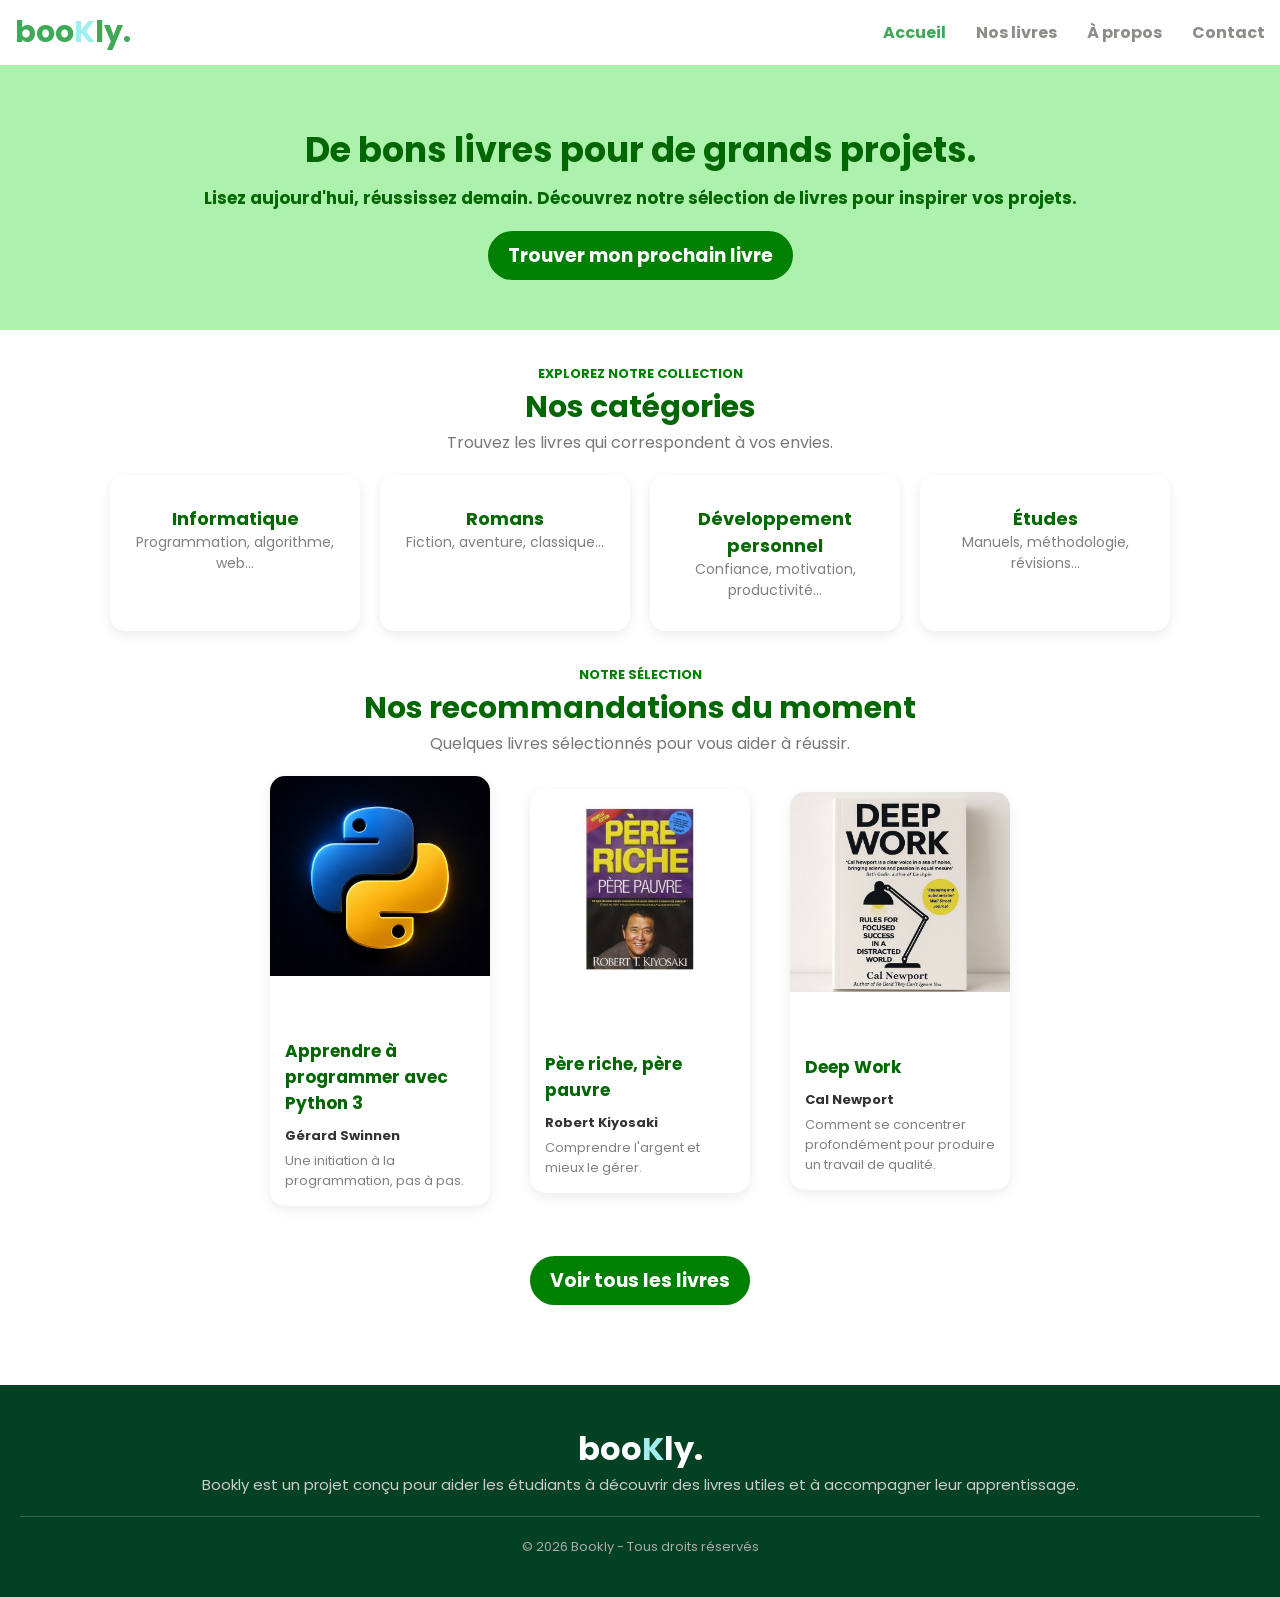
<file: index.html>
<!DOCTYPE html>
<html lang="fr">
<head>
    <meta charset="UTF-8">
    <meta name="viewport" content="width=device-width, initial-scale=1.0">
    <title>Bookly - Accueil</title>
    <link rel="stylesheet" href="style.css">
</head>
<body>
    <header>
        <a href="index.html" class="logo">boo<span>K</span>ly.</a>
        <nav>
            <ul>
                <li><a href="index.html" class="active">Accueil</a></li>
                <li><a href="livres.html">Nos livres</a></li>
                <li><a href="a_propos.html">À propos</a></li>
                <li><a href="contact.html">Contact</a></li>
            </ul>
        </nav>
    </header>

    <main>
        <!-- Bandeau d'accueil -->
        <section class="home">
            <div class="home-content">
                <h1>De bons livres pour de grands projets.</h1>
                <p>Lisez aujourd'hui, réussissez demain. Découvrez notre sélection de livres pour inspirer vos projets.</p>
                <a href="livres.html" class="btn">Trouver mon prochain livre</a>
            </div>
        </section>

        <!-- Catégories -->
        <section class="categories">
            <div class="section-titre">
                <span>EXPLOREZ NOTRE COLLECTION</span>
                <h2>Nos catégories</h2>
                <p>Trouvez les livres qui correspondent à vos envies.</p>
            </div>

            <div class="fond">
                <a href="livres.html#informatique" class="cart2">
                    <h3>Informatique</h3>
                    <p>Programmation, algorithme, web...</p>
                </a>

                <a href="livres.html#romans" class="cart2">
                    <h3>Romans</h3>
                    <p>Fiction, aventure, classique...</p>
                </a>

                <a href="livres.html#developpement" class="cart2">
                    <h3>Développement personnel</h3>
                    <p>Confiance, motivation, productivité...</p>
                </a>

                <a href="livres.html#etudes" class="cart2">
                    <h3>Études</h3>
                    <p>Manuels, méthodologie, révisions...</p>
                </a>
            </div>
        </section>

        <!-- Recommandations -->
        <section class="recommandations">
            <div class="section-titre">
                <span>NOTRE SÉLECTION</span>
                <h2>Nos recommandations du moment</h2>
                <p>Quelques livres sélectionnés pour vous aider à réussir.</p>
            </div>

            <div class="images">
                <div class="cart">
                    <img src="images/python.jpeg" alt="Apprendre à programmer avec Python 3">
                    <div class="cart-content">
                        <span>Informatique</span>
                        <h3>Apprendre à programmer avec Python 3</h3>
                        <p class="auteur">Gérard Swinnen</p>
                        <p>Une initiation à la programmation, pas à pas.</p>
                    </div>
                </div>

                <div class="cart">
                    <img src="images/pere-riche.jpeg" alt="Père riche, père pauvre">
                    <div class="cart-content">
                        <span>Développement personnel</span>
                        <h3>Père riche, père pauvre</h3>
                        <p class="auteur">Robert Kiyosaki</p>
                        <p>Comprendre l'argent et mieux le gérer.</p>
                    </div>
                </div>

                <div class="cart">
                    <img src="images/deep-work.jpeg" alt="Deep Work">
                    <div class="cart-content">
                        <span>Études</span>
                        <h3>Deep Work</h3>
                        <p class="auteur">Cal Newport</p>
                        <p>Comment se concentrer profondément pour produire un travail de qualité.</p>
                    </div>
                </div>
            </div>

            <div class="bouton-centre">
                <a href="livres.html" class="btn">Voir tous les livres</a>
            </div>
        </section>
    </main>

    <footer>
        <a href="index.html" class="logo">boo<span>K</span>ly.</a>
        <p>
            Bookly est un projet conçu pour aider les étudiants à découvrir
            des livres utiles et à accompagner leur apprentissage.
        </p>
        <div class="copyright">
            &copy; 2026 Bookly - Tous droits réservés
        </div>
    </footer>
</body>
</html>
</file>
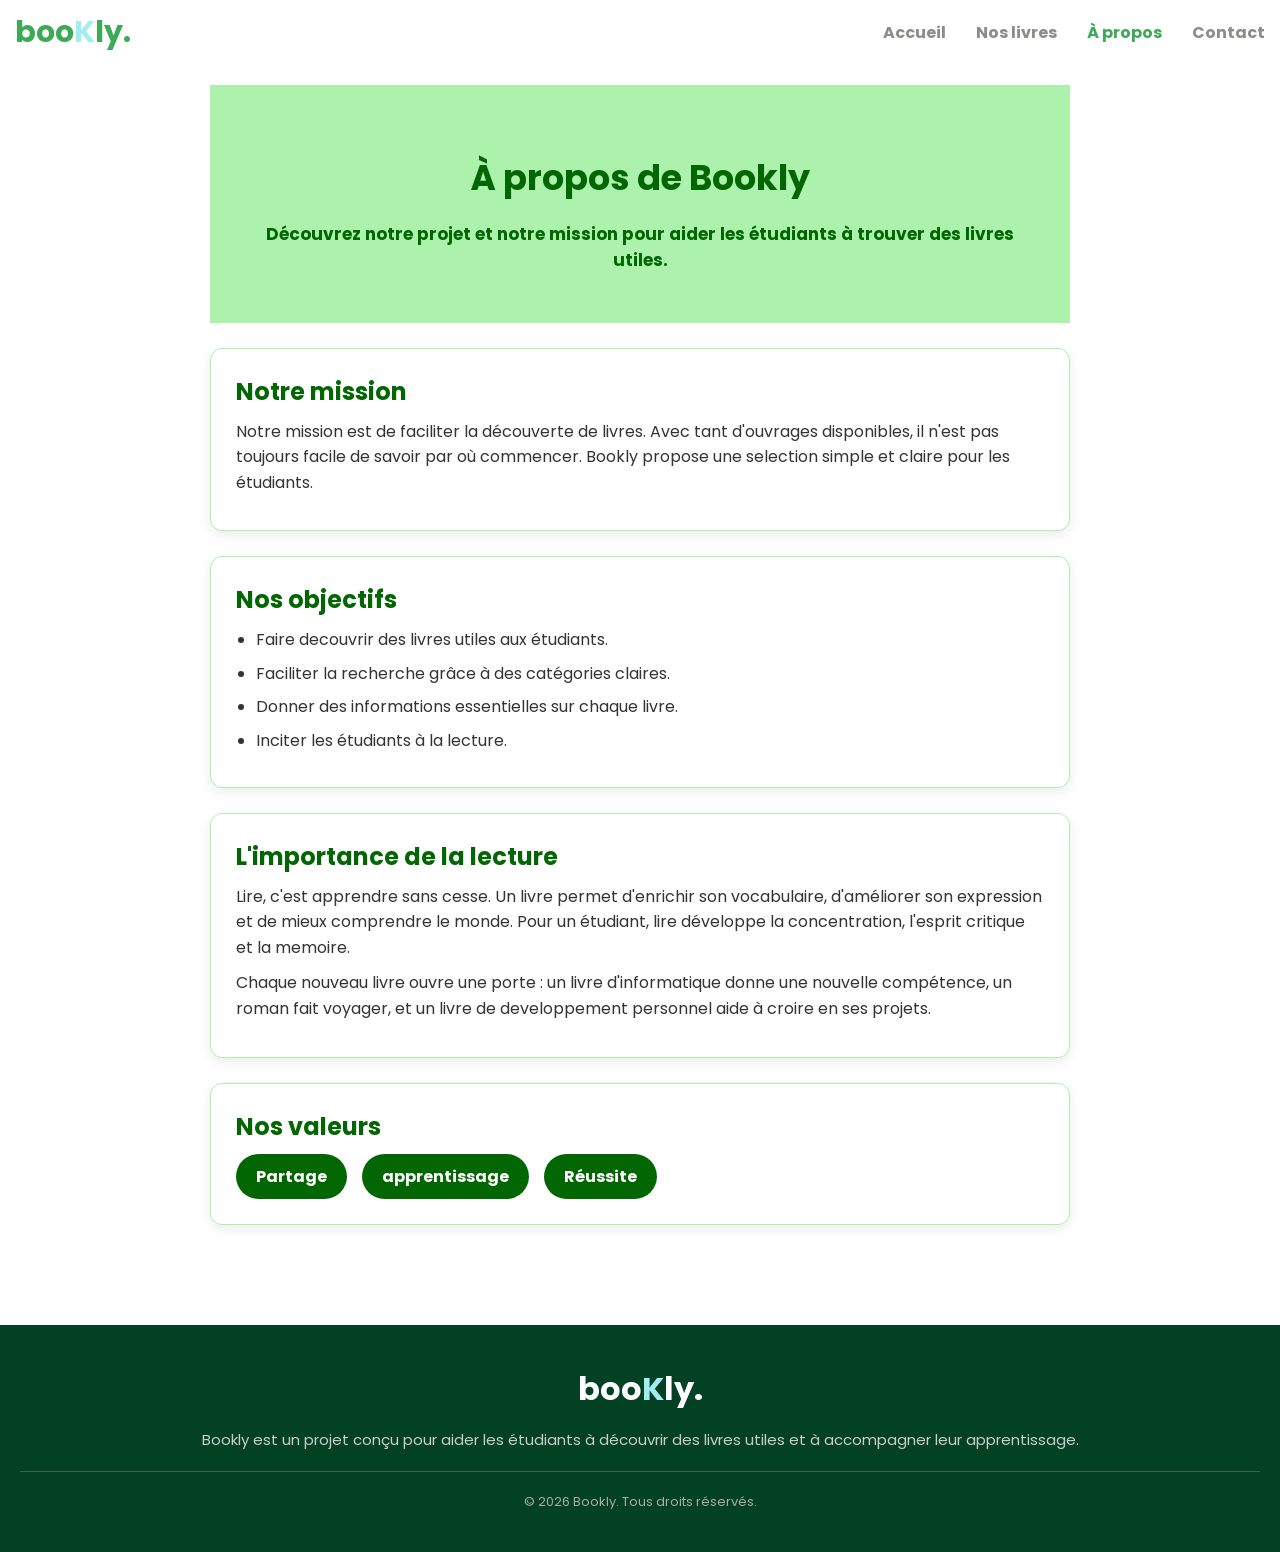
<file: a_propos.html>
<!DOCTYPE html>
<html lang="fr">
<head>
    <meta charset="UTF-8">
    <meta name="viewport" content="width=device-width, initial-scale=1.0">
    <title>Bookly - A propos</title>
    <link rel="stylesheet" href="a_propos.css">
</head>
<body>
    <header>
        <a href="index.html" class="logo">boo<span>K</span>ly.</a>
        <nav>
            <ul>
                <li><a href="index.html">Accueil</a></li>
                <li><a href="livres.html">Nos livres</a></li>
                <li><a href="a_propos.html" class="active">À propos</a></li>
                <li><a href="contact.html">Contact</a></li>
            </ul>
        </nav>
    </header>

    <main>
        <section class="home">
            <div class="home-content">
                <h1>À propos de Bookly</h1>
                <p>Découvrez notre projet et notre mission pour aider les étudiants à trouver des livres utiles.</p>
            </div>
        </section>    
    
        <section class="bloc">
            <h2>Notre mission</h2>
            <P>Notre mission est de faciliter la découverte de livres. Avec tant d'ouvrages disponibles, il n'est pas toujours facile de savoir par où commencer. Bookly propose une selection simple et claire pour les étudiants.</p>
        </section>

        <section class="bloc">
            <h2>Nos objectifs</h2>
            <ul>
                <li>Faire decouvrir des livres utiles aux étudiants.</li>
                <li>Faciliter la recherche grâce à des catégories claires.</li>
                <li>Donner des informations essentielles sur chaque livre.</li>
                <li>Inciter les étudiants à la lecture.</li> 
            </ul>
        </section>

        <section class="bloc">  
            <h2>L'importance de la lecture</h2>
            <p>Lire, c'est apprendre sans cesse. Un livre permet d'enrichir son vocabulaire, d'améliorer son expression et de mieux comprendre le monde. Pour un étudiant, lire développe la concentration, l'esprit critique et la memoire.</p>
            <p>Chaque nouveau livre ouvre une porte : un livre d'informatique donne une nouvelle compétence, un roman fait voyager, et un livre de developpement personnel aide à croire en ses projets.</p>
        </section>

        <section class="bloc valeurs">
            <h2>Nos valeurs</h2>
            <div class="valeurs-liste">
                <div class="valeur">Partage</div>
                <div class="valeur">apprentissage</div>
                <div class="valeur">Réussite</div>
            </div>
        </section>
    </main>

    <footer>
        <a href="index.html" class="logo">boo<span>K</span>ly.</a>
        <p>
            Bookly est un projet conçu pour aider les étudiants à découvrir
            des livres utiles et à accompagner leur apprentissage.
        </p>
        <div class="copyright">
            &copy; 2026 Bookly. Tous droits réservés.
        </div>
    </footer>
</body>
</html>
</file>
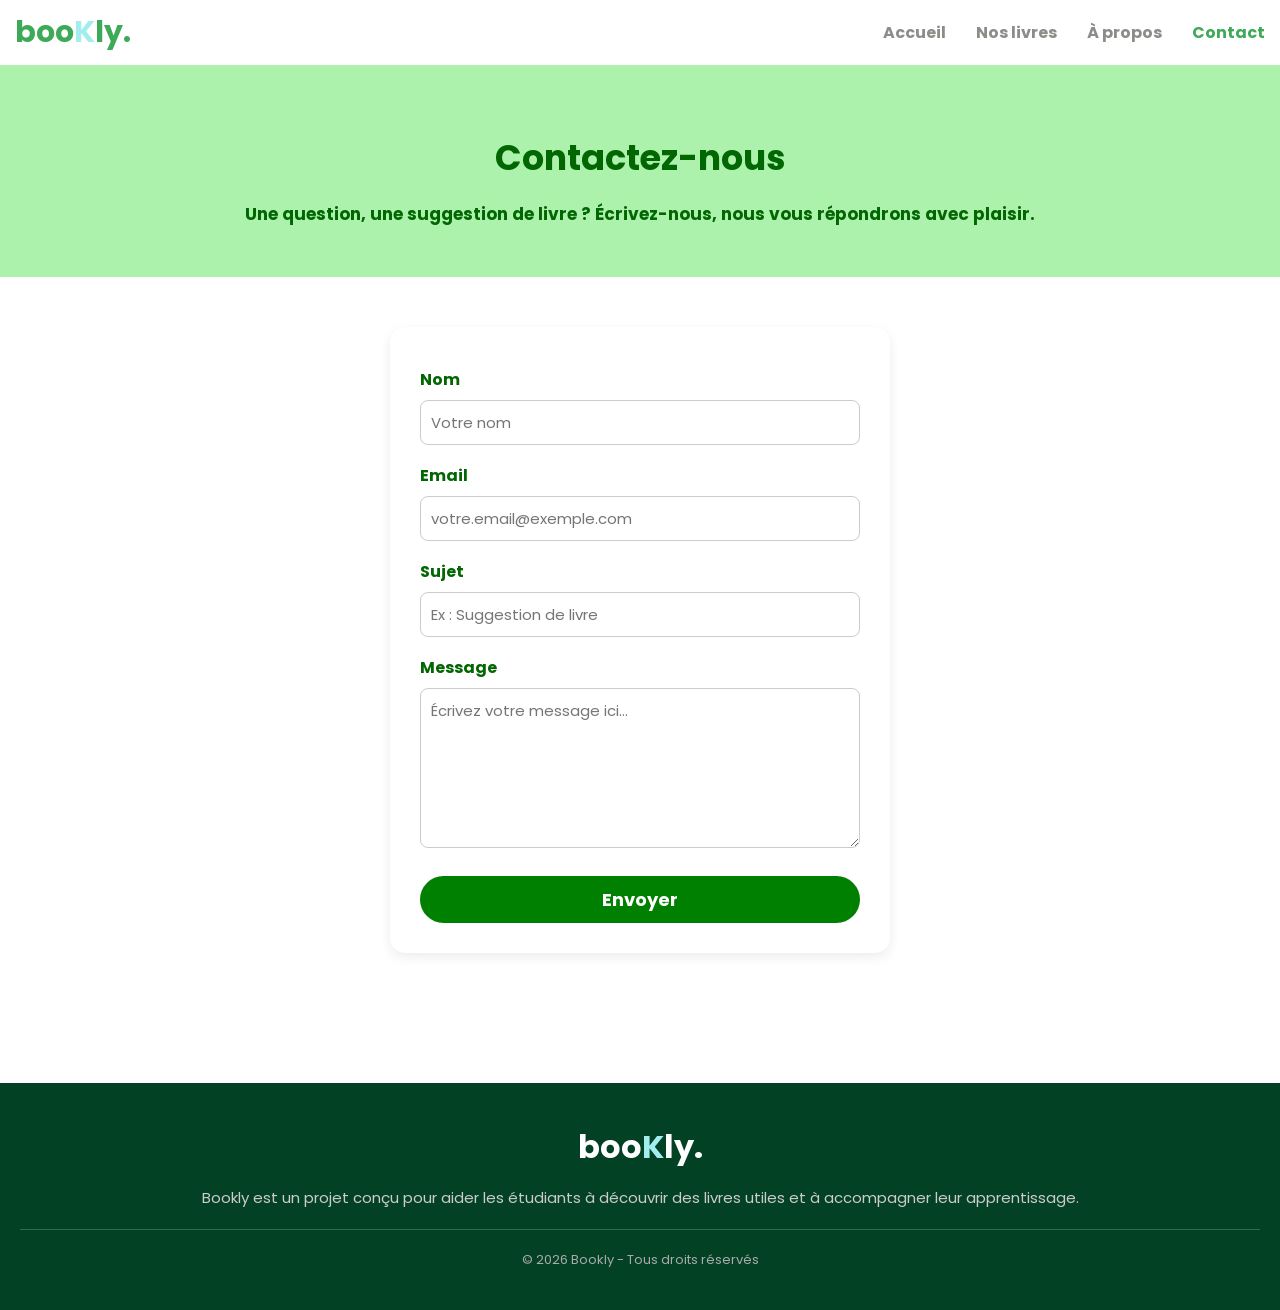
<file: contact.html>
<!DOCTYPE html>
<html lang="fr">
<head>
    <meta charset="UTF-8">
    <meta name="viewport" content="width=device-width, initial-scale=1.0">
    <title>Bookly - Contact</title>
    <link rel="stylesheet" href="contact.css">
</head>
<body>
    <header>
        <a href="index.html" class="logo">boo<span>K</span>ly.</a>
        <nav>
            <ul>
                <li><a href="index.html">Accueil</a></li>
                <li><a href="livres.html">Nos livres</a></li>
                <li><a href="a_propos.html">À propos</a></li>
                <li><a href="contact.html" class="active">Contact</a></li>
            </ul>
        </nav>
    </header>

    <main>
        <section class="home">
            <div class="home-content">
                <h1>Contactez-nous</h1>
                <p>Une question, une suggestion de livre ? Écrivez-nous, nous vous répondrons avec plaisir.</p>
            </div>
        </section>

        <section class="contact">
            <form class="formulaire" action="#" method="post">
                <label for="nom">Nom</label>
                <input type="text" id="nom" name="nom" placeholder="Votre nom" required>

                <label for="email">Email</label>
                <input type="email" id="email" name="email" placeholder="votre.email@exemple.com" required>

                <label for="sujet">Sujet</label>
                <input type="text" id="sujet" name="sujet" placeholder="Ex : Suggestion de livre">

                <label for="message">Message</label>
                <textarea id="message" name="message" rows="6" placeholder="Écrivez votre message ici..." required></textarea>

                <button type="submit" class="btn">Envoyer</button>
            </form>
        </section>
    </main>

    <footer>
        <a href="index.html" class="logo">boo<span>K</span>ly.</a>
        <p>
            Bookly est un projet conçu pour aider les étudiants à découvrir
            des livres utiles et à accompagner leur apprentissage.
        </p>
        <div class="copyright">
            &copy; 2026 Bookly - Tous droits réservés
        </div>
    </footer>
</body>
</html>
</file>
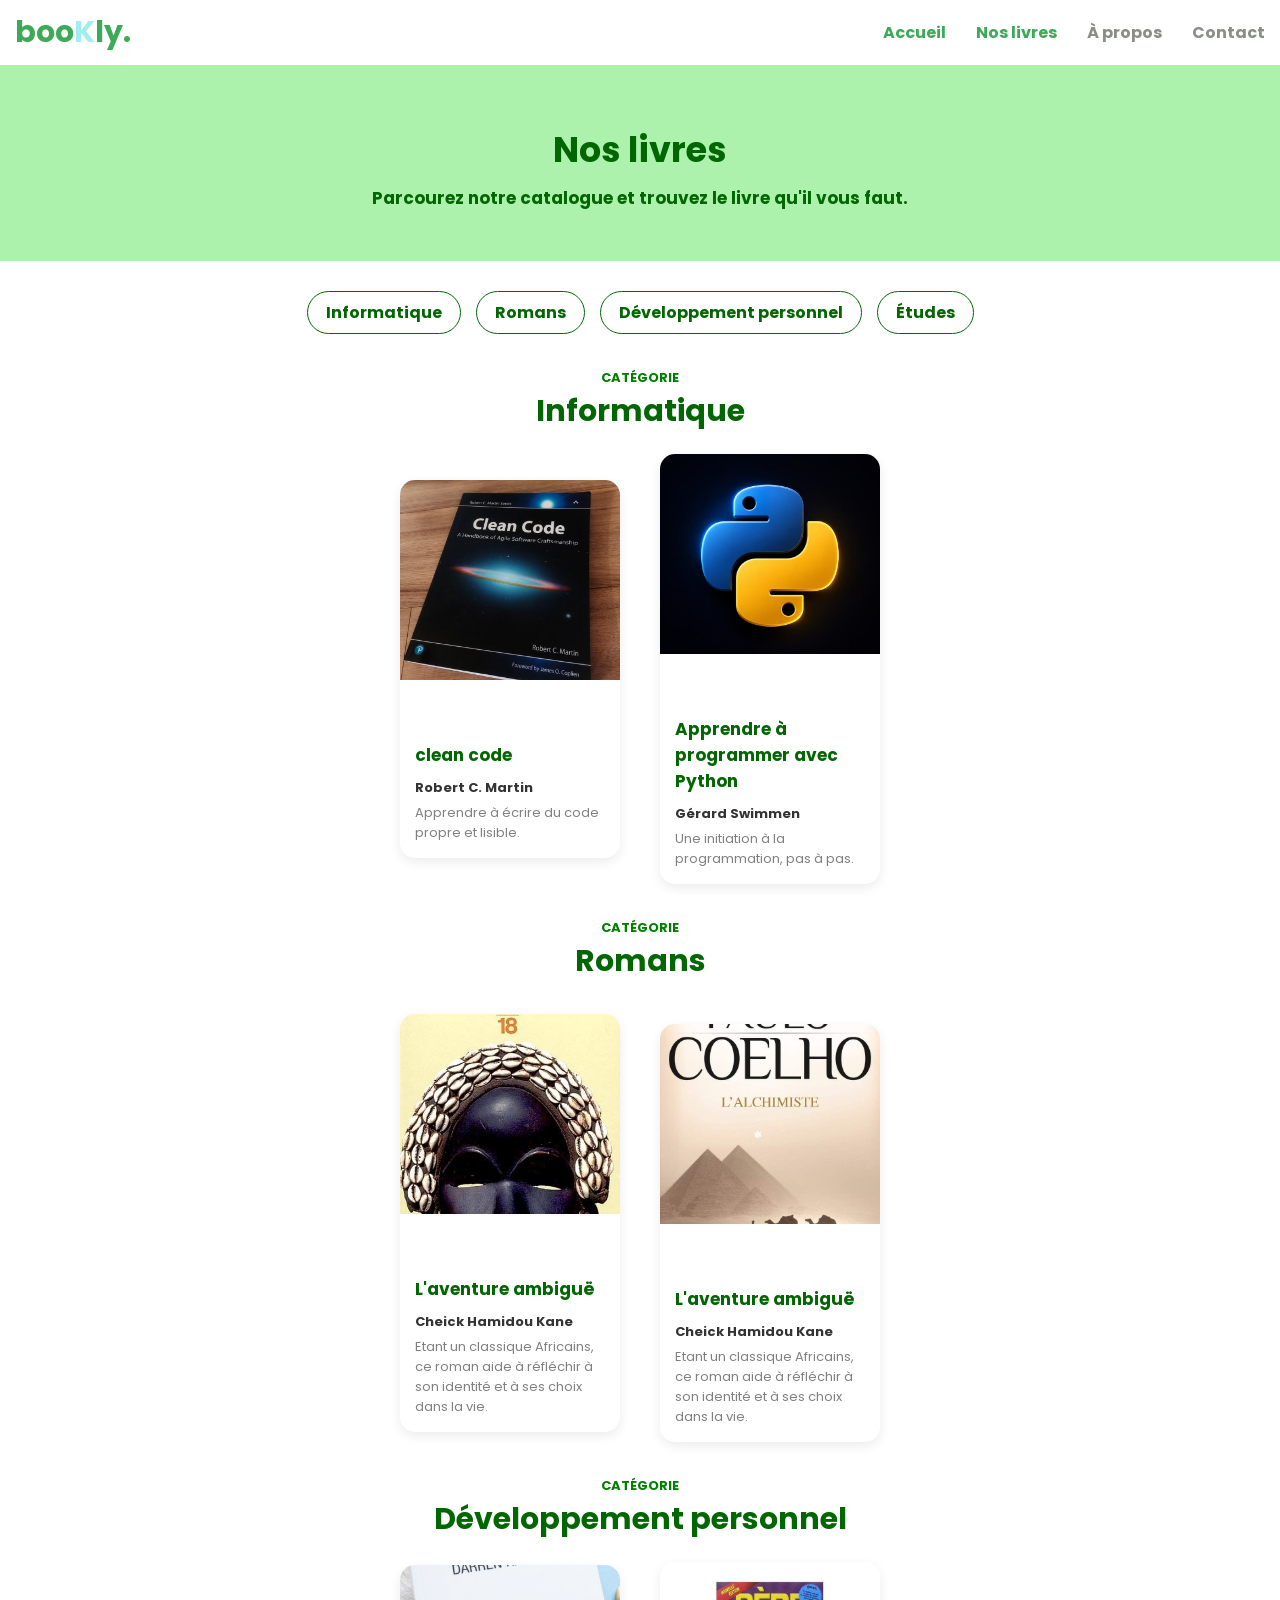
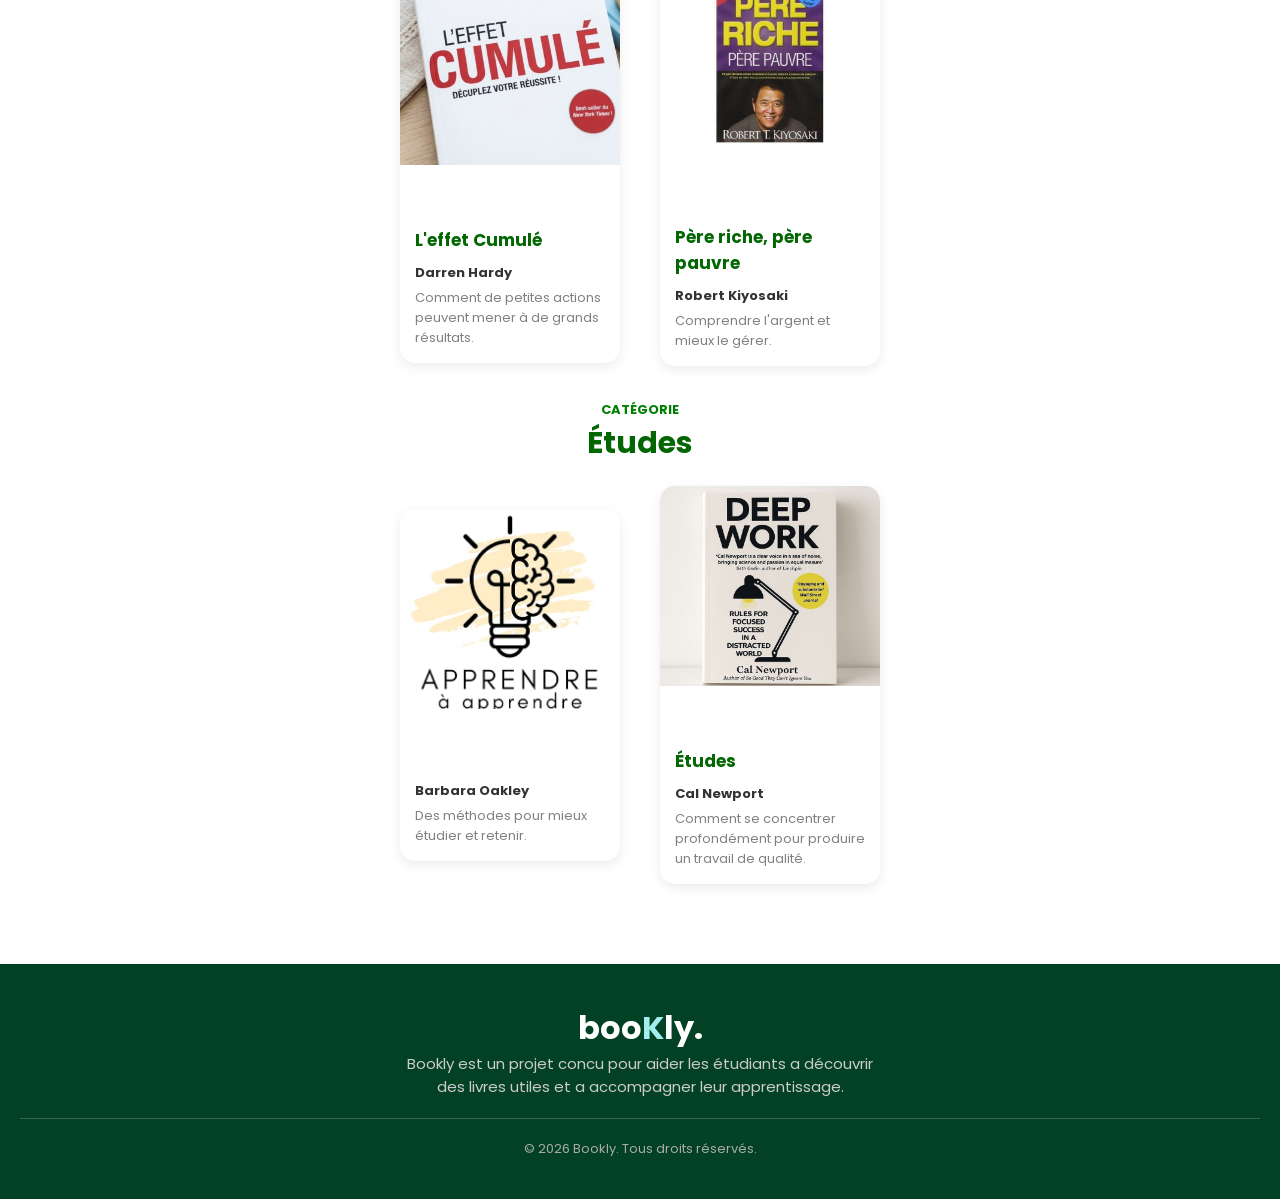
<file: livres.html>
<!DOCTYPE html>
<html lang="fr">
<head>
    <meta charset="UTF-8">
    <meta name="viewport" content="width=device-width, initial-scale=1.0">
    <title>Bookly - Nos livres</title>
    <link rel="stylesheet" href="livres.css">
</head>
<body>
    <header>
        <a href="index.html" class="logo">boo<span>K</span>ly.</a>
        <nav>
            <ul>
                <li><a href="index.html" class="active">Accueil</a></li>
                <li><a href="livres.html" class="active">Nos livres</a></li>
                <li><a href="a_propos.html">À propos</a></li>
                <li><a href="contact.html">Contact</a></li>
            </ul>
        </nav>
    </header>

    <main>
        <section class="home">
            <div class="home-content">
                <h1>Nos livres</h1>
                <p>Parcourez notre catalogue et trouvez le livre qu'il vous faut.</p>
            </div>
        </section>

        <div class="filtres">
            <a href="#informatique" class="filtre">Informatique</a>
            <a href="#romans" class="filtre">Romans</a>
            <a href="#developpement" class="filtre">Développement personnel</a>
            <a href="#etudes" class="filtre">Études</a>
        </div>

        <!-- Informatique -->
        <section id="informatique">
            <div class="section-titre">
                <span>CATÉGORIE</span>
                <h2>Informatique</CAh2>
            </div>
            <div class="images">
                <div class="cart">
                    <img src="images/clean-code.jpeg" alt="Clean code">
                    <div class="cart-content">
                        <span>Informatique</span>
                        <h3>clean code</h3>
                        <p class="auteur">Robert C. Martin</p>
                        <p>Apprendre à écrire du code propre et lisible.</p>
                    </div>
                </div>
                <div class="cart">
                    <img src="images/python.jpeg" alt="Apprendre à programmer en Python">
                    <div class="cart-content">
                        <span>Informatique</span>
                        <h3>Apprendre à programmer avec Python</h3>
                        <p class="auteur">Gérard Swimmen</p>
                        <p>Une initiation à la programmation, pas à pas.</p>
                    </div>
                </div>
            </div>  
        </section>

        <!-- Romans -->
        <section id="romans">
            <div class="section-titre">
                <span>CATÉGORIE</span>
                <h2>Romans</h2>
            </div>
            <div class="images">
                <div class="cart">
                    <img src="images/aventure ambigue.jpeg" alt="L'aventure ambiguë">
                    <div class="cart-content">
                        <span>Romans</span>
                        <h3>L'aventure ambiguë</h3>
                        <p class="auteur">Cheick Hamidou Kane</p>
                        <p>Etant un classique Africains, ce roman aide à réfléchir à son identité et à ses choix dans la vie.</p>
                    </div>
                </div>
                <div class="images">
                <div class="cart">
                    <img src="images/alchimiste.jpeg" alt="L'aventure ambiguë">
                    <div class="cart-content">
                        <span>Romans</span>
                        <h3>L'aventure ambiguë</h3>
                        <p class="auteur">Cheick Hamidou Kane</p>
                        <p>Etant un classique Africains, ce roman aide à réfléchir à son identité et à ses choix dans la vie.</p>
                    </div>
                </div>
            </div>
        </section>      
    
        <!-- Développement personnel -->
        <section id="developpement">
            <div class="section-titre">
                <span>CATÉGORIE</span>
                <h2>Développement personnel</h2>
            </div>
            <div class="images">
                <div class="cart">
                    <img src="images/effet-cumule.jpeg" alt="L'effet Cumulé">
                    <div class="cart-content">
                        <span>Développement personnel</span>
                        <h3>L'effet Cumulé</h3>
                        <p class="auteur">Darren Hardy</p>
                        <p>Comment de petites actions peuvent mener à de grands résultats.</p>
                    </div>    
                </div>
                <div class="cart">
                    <img src="images/pere-riche.jpeg" alt="Père riche, père pauvre">
                    <div class="cart-content">
                        <span>Développement personnel</span>
                        <h3>Père riche, père pauvre</h3>
                        <p class="auteur">Robert Kiyosaki</p>
                        <p>Comprendre l'argent et mieux le gérer.</p>
                    </div>
                </div>
            </div>  
        </section>

        <!-- CATÉGORIE -->
        <section id="etudes">
            <div class="section-titre">
                <span>CATÉGORIE</span>
                <h2>Études</h2>
            </div>
            <div class="images">
                <div class="cart">
                    <img src="images/apprendre-a-apprendre.jpeg" alt="Apprendre à apprendre">
                    <div class="cart-content">
                        <span>CATÉGORIE</span>
                        <h3></h3>  
                        <p class="auteur">Barbara Oakley</p>    
                        <p>Des méthodes pour mieux étudier et retenir.</p>
                    </div>
                </div>
                <div class="cart">
                    <img src="images/deep-work.jpeg" alt="Deep work">
                    <div class="cart-content">
                        <span>CATÉGORIE</span>
                        <h3>Études</h3>
                        <p class="auteur">Cal Newport</p>
                        <p>Comment se concentrer profondément pour produire un travail de qualité.</p>  
                    </div>
                </div>
            </div>  
        </section>  
    </main>

    <footer>
        <a href="index.html" class="logo">boo<span>K</span>ly.</a>
        <p>
            Bookly est un projet concu pour aider les étudiants a découvrir<br>des livres utiles et a accompagner leur apprentissage.</p>
        <div class="copyright">
            &copy; 2026 Bookly. Tous droits réservés.
        </div>
    </footer>
</body>
</html>
</file>
<file: style.css>
@import url('https://fonts.googleapis.com/css2?family=Monsieur+La+Doulaise&family=Poppins:ital,wght@0,100;0,200;0,300;0,400;0,500;0,600;0,700;0,800;0,900;1,100;1,200;1,300;1,400;1,500;1,600;1,700;1,800;1,900&display=swap');

*{
    margin: 0;
    padding: 0;
    font-family: 'Poppins', sans-serif;
}

header{
    display: flex;
    justify-content: space-between;
    align-items: center;
    padding: 10px 15px;
}

.logo {
    font-weight: bolder;
    font-size: 30px;
    text-decoration: none;
    color: rgb(62, 169, 87);
}

.logo span{
    color: rgb(162, 237, 237);
}
nav ul{
    display: flex;
    gap: 30px;
    list-style: none;
}

nav li a.active{
    color: rgb(62, 169, 87);
}

nav li{
    list-style: none;
}

nav li a{
    font-size: 16px;
    font-weight: bolder;
    color: rgb(138, 141, 136);
    text-decoration: none;
}
nav li a:hover{
    color: rgb(62, 169, 87);
}

strong
{
    font-size: 90px;
    font-family: 'Monsieur La Doulaise', cursive;
}

.btn
{
    margin-top: 20px;
    padding: 10px 20px;
    font-size: 19px;
    font-weight: bold;
    border: none;
    background-color: green;
    border-radius: 50px;
    transition: 0.3s;
    cursor: pointer;
    text-decoration: none;
    color: white;
}

.btn a{
    text-decoration: none;
    color: white;
}
.btn:hover
{
    background-color: rgb(54,54, 232);
    color:  black;
}

.home
{
    padding: 50px;
    display: flex;
    justify-content: center;
    align-items: center;
    text-align: center;
    background-color: rgb(172, 241, 172);
}

.home-content {
    display: flex;
    flex-direction: column;
    align-items: center;
}

.home h1
{
    margin: 20px;
    font-weight: bold;
    font-size: 35px;
    color: rgb(2, 103, 2);
    line-height: 30px;
}

.home p {
    font-size: 17px;
    font-weight: bold;
    color: rgb(2, 103, 2);
    text-align: center;
}

.srt
{
    font-size: 30px;
    color: black;
    text-align: center;
}

.images
{
    margin-top: 20px;
    gap: 40px;
    display: flex;
    justify-content: center;
    align-items: center;
    flex-wrap: wrap;
}

.section-titre {
    text-align: center;
    margin-top: 30px;
    margin-bottom: 20px;
}

.section-titre span {
    color: green;
    font-size: 13px;
    font-weight: bold;
}

.section-titre h2 {
    font-size: 30px;
    color: rgb(2, 103, 2);
}

.section-titre p {
    font-size: 16px;
    color: rgb(120, 120, 120);
}

.images img:hover
{
    transition: 0.3s;
    transform: scale(1.1);
    cursor: pointer;
}

.cart {
    width: 220px;
    background-color: white;
    border-radius: 15px;
    overflow: hidden;
    box-shadow: 0 4px 12px rgba(0, 0, 0, 0.08);
    transition: 0.3s;
    text-align: left;
}

.cart:hover {
    transform: translateY(-8px);
    box-shadow: 0 8px 20px rgba(0, 0, 0, 0.15);
}

.cart img {
    width: 100%;
    height: 200px;
    object-fit: cover;
    padding: 0;
    border-radius: 0;
}

.cart-content {
    padding: 15px;
}

.cart-content span {
    display: inline-block;
    font-size: 12px;
    padding: 5px 10px;
    border-radius: 20px;
    color: white;
    margin-bottom: 12px;
}

.cart-content h3 {
    font-size: 17px;
    color: rgb(2, 103, 2);
    margin-bottom: 10px;
}

.cart-content p {
    font-size: 13px;
    color: gray;
}

.fond {
    display: flex;
    justify-content: center;
    gap: 5px;
}
.cart2 {
    width: 220px;
    padding: 30px 15px;
    text-align: center;
    background-color: white;
    border-radius: 15px;
    box-shadow: 0 4px 12px rgba(0, 0, 0, 0.08);
    transition: 0.3s;
}

.cart2:hover {
    transform: translateY(-8px);
    box-shadow: 0 8px 20px rgba(0, 0, 0, 0.15);
}

.cart2 .icone {
    font-size: 35px;
    margin-bottom: 15px;
}

.cart2 h3 {
    color: rgb(2, 105, 2);
    font-size: 18px;
}

.cart2 p {
    color: gray;
    font-size: 14px;
}

footer {
    background-color: rgb(2, 65, 35);
    color: white;
    text-align: center;
    padding: 40px 20px;
    margin-top: 80px;
}

footer .logo {
    color: white;
    font-size: 32px;
    font-weight: bold;
    text-decoration: none;
    margin-bottom: 15px;
}
footer p {
    color: #cccccc;
    font-size: 15px;
    margin-bottom: 20px;
}
.copyright {
    border-top: 1px solid rgba(255, 255, 255, 0.2);
    padding-top: 20px;
    color: #aaaaaa;
    font-size: 13px;
}

/* Catalogue */
html {
    scroll-behavior: smooth;
}

.filtres {
    display: flex;
    justify-content: center;
    flex-wrap: wrap;
    gap: 15px;
    margin-top: 30px;
}   

.filtres {
    padding: 8px 18px;
    border: 1px solid rgb(2, 103, 2);
    border-radius: 50px;
    color: rgb(2, 103, 2);
    font-weight: bold;
    text-decoration: none;
    transition: 0.3s;
}   

.filtres:hover {
    background-color: rgb(2, 103, 2);
    color: white;
}

.cart-content .auteur {
    color: #333;
    font-weight: bold;
    margin-bottom: 5px;
}
/* Accueil : petits ajouts */

/* Les 4 catégories passent à la ligne si l'écran est étroit */
.fond {
    flex-wrap: wrap;
    gap: 20px;
}

/* Une catégorie cliquable ne doit pas être soulignée */
a.cart2 {
    display: block;
    text-decoration: none;
}

/* Les boutons gardent une vraie marge au-dessus */
.btn {
    display: inline-block;
}

/* Le bouton "Voir tous les livres", centré */
.bouton-centre {
    text-align: center;
    margin-top: 30px;
}

/* Téléphone : ces règles ne s'appliquent que sur un petit écran */
@media (max-width: 600px) {
    header {
        flex-direction: column;
        gap: 10px;
    }

    nav ul {
        gap: 15px;
        flex-wrap: wrap;
        justify-content: center;
    }

    .home {
        padding: 30px 20px;
    }

    .home h1 {
        font-size: 28px;
    }
}
</file>
<file: a_propos.css>
/* 1. Réglages de base : on enlève les marges par défaut et on choisit la police */
@import url('https://fonts.googleapis.com/css2?family=Poppins:wght@400;600;700&display=swap');

* {
    margin: 0;
    padding: 0;
    box-sizing: border-box;
    font-family: 'Poppins', sans-serif;
}

/* 2. En-tête : le logo à gauche, le menu à droite */
header {
    display: flex;
    justify-content: space-between;
    align-items: center;
    padding: 10px 15px;
}

.logo {
    font-weight: bolder;
    font-size: 30px;
    text-decoration: none;
    color: rgb(62, 169, 87);
}

.logo span {
    color: rgb(162, 237, 237);
}

/* 3. Menu : les liens sont mis côte à côte */
nav ul {
    display: flex;
    gap: 30px;
    list-style: none;
}

nav li a {
    font-size: 16px;
    font-weight: bolder;
    color: rgb(138, 141, 136);
    text-decoration: none;
}

nav li a:hover {
    color: rgb(62, 169, 87);
}

nav li a.active {
    color: rgb(62, 169, 87);
}

/* 4. Bandeau vert avec le titre, centré */
.home {
    padding: 50px;
    display: flex;
    justify-content: center;
    align-items: center;
    text-align: center;
    background-color: rgb(172, 241, 172);
}

.home-content {
    display: flex;
    flex-direction: column;
    align-items: center;
}

.home h1 {
    margin: 20px;
    font-size: 35px;
    color: rgb(2, 103, 2);
    line-height: 1.3;
}

.home p {
    font-size: 17px;
    font-weight: bold;
    color: rgb(2, 103, 2);
}

/* 5. Contenu : le texte est centré et les blocs sont des cartes */
main {
    max-width: 900px;
    margin: 0 auto;
    padding: 20px;
}

.bloc {
    margin-top: 25px;
    padding: 25px;
    background-color: white;
    border: 1px solid rgb(172, 241, 172);
    border-radius: 12px;
    box-shadow: 0 4px 12px rgba(0, 0, 0, 0.08);
}

.bloc h2 {
    margin-bottom: 10px;
    color: rgb(2, 103, 2);
}

.bloc p {
    margin-bottom: 10px;
    line-height: 1.6;
    color: #333333;
}

/* La liste des objectifs */
.bloc ul {
    padding-left: 20px;
}

.bloc li {
    margin-bottom: 8px;
    line-height: 1.6;
    color: #333333;
}

/* 6. Les valeurs : des pastilles vertes côte à côte */
.valeurs-liste {
    display: flex;
    flex-wrap: wrap;
    gap: 15px;
}

.valeur {
    padding: 10px 20px;
    background-color: rgb(2, 103, 2);
    color: white;
    font-weight: bold;
    border-radius: 50px;
}

/* 7. Pied de page (le même que sur les autres pages) */
footer {
    background-color: rgb(2, 65, 35);
    color: white;
    text-align: center;
    padding: 40px 20px;
    margin-top: 80px;
}

footer .logo {
    display: inline-block;
    color: white;
    font-size: 32px;
    font-weight: bold;
    text-decoration: none;
    margin-bottom: 15px;
}

footer .logo span {
    color: rgb(162, 237, 237);
}

footer p {
    color: #cccccc;
    font-size: 15px;
    margin-bottom: 20px;
}

.copyright {
    border-top: 1px solid rgba(255, 255, 255, 0.2);
    padding-top: 20px;
    color: #aaaaaa;
    font-size: 13px;
}

/* 8. Téléphone : ces règles ne s'appliquent que sur un petit écran */
@media (max-width: 600px) {
    header {
        flex-direction: column;
        gap: 10px;
    }

    nav ul {
        gap: 15px;
        flex-wrap: wrap;
        justify-content: center;
    }

    .home {
        padding: 30px 20px;
    }

    .home h1 {
        font-size: 28px;
    }

    .bloc {
        padding: 18px;
    }
}
</file>
<file: contact.css>
/* 1. Réglages de base : on enlève les marges par défaut et on choisit la police */
@import url('https://fonts.googleapis.com/css2?family=Poppins:wght@400;600;700&display=swap');

* {
    margin: 0;
    padding: 0;
    box-sizing: border-box;
    font-family: 'Poppins', sans-serif;
}

/* 2. En-tête : le logo à gauche, le menu à droite */
header {
    display: flex;
    justify-content: space-between;
    align-items: center;
    padding: 10px 15px;
}

.logo {
    font-weight: bolder;
    font-size: 30px;
    text-decoration: none;
    color: rgb(62, 169, 87);
}

.logo span {
    color: rgb(162, 237, 237);
}

/* 3. Menu : les liens sont mis côte à côte */
nav ul {
    display: flex;
    gap: 30px;
    list-style: none;
}

nav li a {
    font-size: 16px;
    font-weight: bolder;
    color: rgb(138, 141, 136);
    text-decoration: none;
}

nav li a:hover {
    color: rgb(62, 169, 87);
}

nav li a.active {
    color: rgb(62, 169, 87);
}

/* 4. Bandeau vert avec le titre, centré */
.home {
    padding: 50px;
    display: flex;
    justify-content: center;
    align-items: center;
    text-align: center;
    background-color: rgb(172, 241, 172);
}

.home-content {
    display: flex;
    flex-direction: column;
    align-items: center;
}

.home h1 {
    margin: 20px;
    font-size: 35px;
    color: rgb(2, 103, 2);
    line-height: 1.3;
}

.home p {
    font-size: 17px;
    font-weight: bold;
    color: rgb(2, 103, 2);
}

/* 5. Formulaire : une carte blanche au milieu de la page */
.contact {
    display: flex;
    justify-content: center;
    padding: 50px 20px;
}

.formulaire {
    width: 100%;
    max-width: 500px;
    display: flex;
    flex-direction: column;
    gap: 8px;
    background-color: white;
    padding: 30px;
    border-radius: 15px;
    box-shadow: 0 4px 12px rgba(0, 0, 0, 0.08);
}

.formulaire label {
    margin-top: 10px;
    font-weight: bold;
    color: rgb(2, 103, 2);
}

.formulaire input,
.formulaire textarea {
    padding: 10px;
    border: 1px solid #cccccc;
    border-radius: 8px;
    font-size: 15px;
}

/* Quand on clique dans une case, son contour devient vert */
.formulaire input:focus,
.formulaire textarea:focus {
    outline: none;
    border-color: rgb(62, 169, 87);
}

.formulaire textarea {
    resize: vertical;
}

/* 6. Bouton Envoyer */
.btn {
    margin-top: 20px;
    padding: 10px 20px;
    font-size: 18px;
    font-weight: bold;
    border: none;
    background-color: green;
    color: white;
    border-radius: 50px;
    transition: 0.3s;
    cursor: pointer;
}

.btn:hover {
    background-color: rgb(2, 103, 2);
}

/* 7. Pied de page (le même que sur les autres pages) */
footer {
    background-color: rgb(2, 65, 35);
    color: white;
    text-align: center;
    padding: 40px 20px;
    margin-top: 80px;
}

footer .logo {
    display: inline-block;
    color: white;
    font-size: 32px;
    font-weight: bold;
    text-decoration: none;
    margin-bottom: 15px;
}

footer .logo span {
    color: rgb(162, 237, 237);
}

footer p {
    color: #cccccc;
    font-size: 15px;
    margin-bottom: 20px;
}

.copyright {
    border-top: 1px solid rgba(255, 255, 255, 0.2);
    padding-top: 20px;
    color: #aaaaaa;
    font-size: 13px;
}

/* 8. Téléphone : ces règles ne s'appliquent que sur un petit écran */
@media (max-width: 600px) {
    header {
        flex-direction: column;
        gap: 10px;
    }

    nav ul {
        gap: 15px;
        flex-wrap: wrap;
        justify-content: center;
    }

    .home {
        padding: 30px 20px;
    }

    .home h1 {
        font-size: 28px;
    }

    .formulaire {
        padding: 20px;
    }
}
</file>
<file: livres.css>
@import url('https://fonts.googleapis.com/css2?family=Monsieur+La+Doulaise&family=Poppins:ital,wght@0,100;0,200;0,300;0,400;0,500;0,600;0,700;0,800;0,900;1,100;1,200;1,300;1,400;1,500;1,600;1,700;1,800;1,900&display=swap');

*{
    margin: 0;
    padding: 0;
    font-family: 'Poppins', sans-serif;
}

header{
    display: flex;
    justify-content: space-between;
    align-items: center;
    padding: 10px 15px;
}

.logo {
    font-weight: bolder;
    font-size: 30px;
    text-decoration: none;
    color: rgb(62, 169, 87);
}

.logo span{
    color: rgb(162, 237, 237);
}
nav ul{
    display: flex;
    gap: 30px;
    list-style: none;
}

nav li a.active{
    color: rgb(62, 169, 87);
}

nav li{
    list-style: none;
}

nav li a{
    font-size: 16px;
    font-weight: bolder;
    color: rgb(138, 141, 136);
    text-decoration: none;
}
nav li a:hover{
    color: rgb(62, 169, 87);
}

strong
{
    font-size: 90px;
    font-family: 'Monsieur La Doulaise', cursive;
}

.btn
{
    margin-top: 20px;
    padding: 10px 20px;
    font-size: 19px;
    font-weight: bold;
    border: none;
    background-color: green;
    border-radius: 50px;
    transition: 0.3s;
    cursor: pointer;
    text-decoration: none;
    color: white;
}

.btn a{
    text-decoration: none;
    color: white;
}
.btn:hover
{
    background-color: rgb(54,54, 232);
    color:  black;
}

.home
{
    padding: 50px;
    display: flex;
    justify-content: center;
    align-items: center;
    text-align: center;
    background-color: rgb(172, 241, 172);
}

.home-content {
    display: flex;
    flex-direction: column;
    align-items: center;
}

.home h1
{
    margin: 20px;
    font-weight: bold;
    font-size: 35px;
    color: rgb(2, 103, 2);
    line-height: 30px;
}

.home p {
    font-size: 17px;
    font-weight: bold;
    color: rgb(2, 103, 2);
    text-align: center;
}

.srt
{
    font-size: 30px;
    color: black;
    text-align: center;
}

.images
{
    margin-top: 20px;
    gap: 40px;
    display: flex;
    justify-content: center;
    align-items: center;
    flex-wrap: wrap;
}

.section-titre {
    text-align: center;
    margin-top: 30px;
    margin-bottom: 20px;
}

.section-titre span {
    color: green;
    font-size: 13px;
    font-weight: bold;
}

.section-titre h2 {
    font-size: 30px;
    color: rgb(2, 103, 2);
}

.section-titre p {
    font-size: 16px;
    color: rgb(120, 120, 120);
}

.images img:hover
{
    transition: 0.3s;
    transform: scale(1.1);
    cursor: pointer;
}

.cart {
    width: 220px;
    background-color: white;
    border-radius: 15px;
    overflow: hidden;
    box-shadow: 0 4px 12px rgba(0, 0, 0, 0.08);
    transition: 0.3s;
    text-align: left;
}

.cart:hover {
    transform: translateY(-8px);
    box-shadow: 0 8px 20px rgba(0, 0, 0, 0.15);
}

.cart img {
    width: 100%;
    height: 200px;
    object-fit: cover;
    padding: 0;
    border-radius: 0;
}

.cart-content {
    padding: 15px;
}

.cart-content span {
    display: inline-block;
    font-size: 12px;
    padding: 5px 10px;
    border-radius: 20px;
    color: white;
    margin-bottom: 12px;
}

.cart-content h3 {
    font-size: 17px;
    color: rgb(2, 103, 2);
    margin-bottom: 10px;
}

.cart-content p {
    font-size: 13px;
    color: gray;
}

.fond {
    display: flex;
    justify-content: center;
    gap: 5px;
}
.cart2 {
    width: 220px;
    padding: 30px 15px;
    text-align: center;
    background-color: white;
    border-radius: 15px;
    box-shadow: 0 4px 12px rgba(0, 0, 0, 0.08);
    transition: 0.3s;
}

.cart2:hover {
    transform: translateY(-8px);
    box-shadow: 0 8px 20px rgba(0, 0, 0, 0.15);
}

.cart2 .icone {
    font-size: 35px;
    margin-bottom: 15px;
}

.cart2 h3 {
    color: rgb(2, 105, 2);
    font-size: 18px;
}

.cart2 p {
    color: gray;
    font-size: 14px;
}

footer {
    background-color: rgb(2, 65, 35);
    color: white;
    text-align: center;
    padding: 40px 20px;
    margin-top: 80px;
}

footer .logo {
    color: white;
    font-size: 32px;
    font-weight: bold;
    text-decoration: none;
    margin-bottom: 15px;
}
footer p {
    color: #cccccc;
    font-size: 15px;
    margin-bottom: 20px;
}
.copyright {
    border-top: 1px solid rgba(255, 255, 255, 0.2);
    padding-top: 20px;
    color: #aaaaaa;
    font-size: 13px;
}

/* Catalogue */
html {
    scroll-behavior: smooth;
}


.filtres:hover {
    background-color: rgb(2, 103, 2);
    color: white;
}

.cart-content .auteur {
    color: #333;
    font-weight: bold;
    margin-bottom: 5px;
}

/* Boutons de filtres de la page livres */
.filtres {
    display: flex;
    justify-content: center;
    flex-wrap: wrap;
    gap: 15px;
    margin-top: 30px;
}

.filtre {
    padding: 8px 18px;
    border: 1px solid rgb(2, 103, 2);
    border-radius: 50px;
    color: rgb(2, 103, 2);
    font-weight: bold;
    text-decoration: none;
    transition: 0.3s;
}

.filtre:hover {
    background-color: rgb(2, 103, 2);
    color: white;
}
</file>
